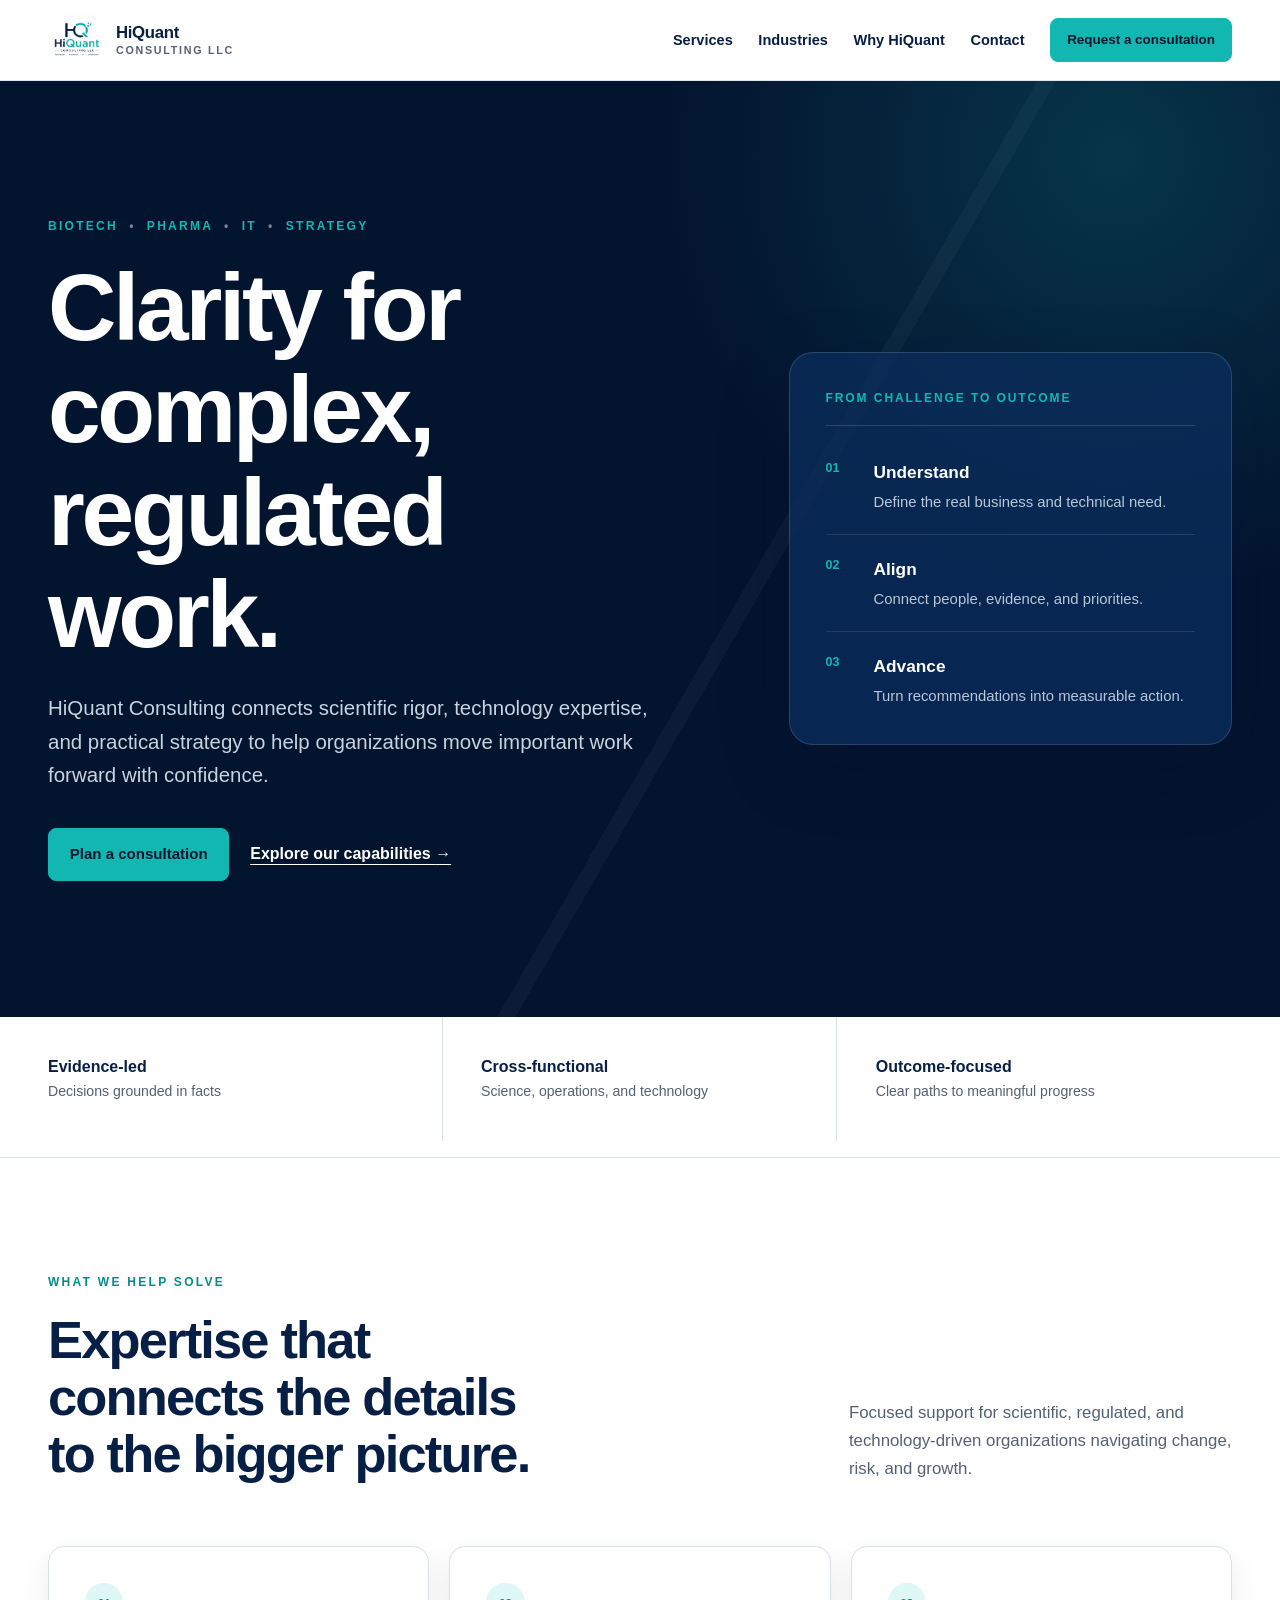
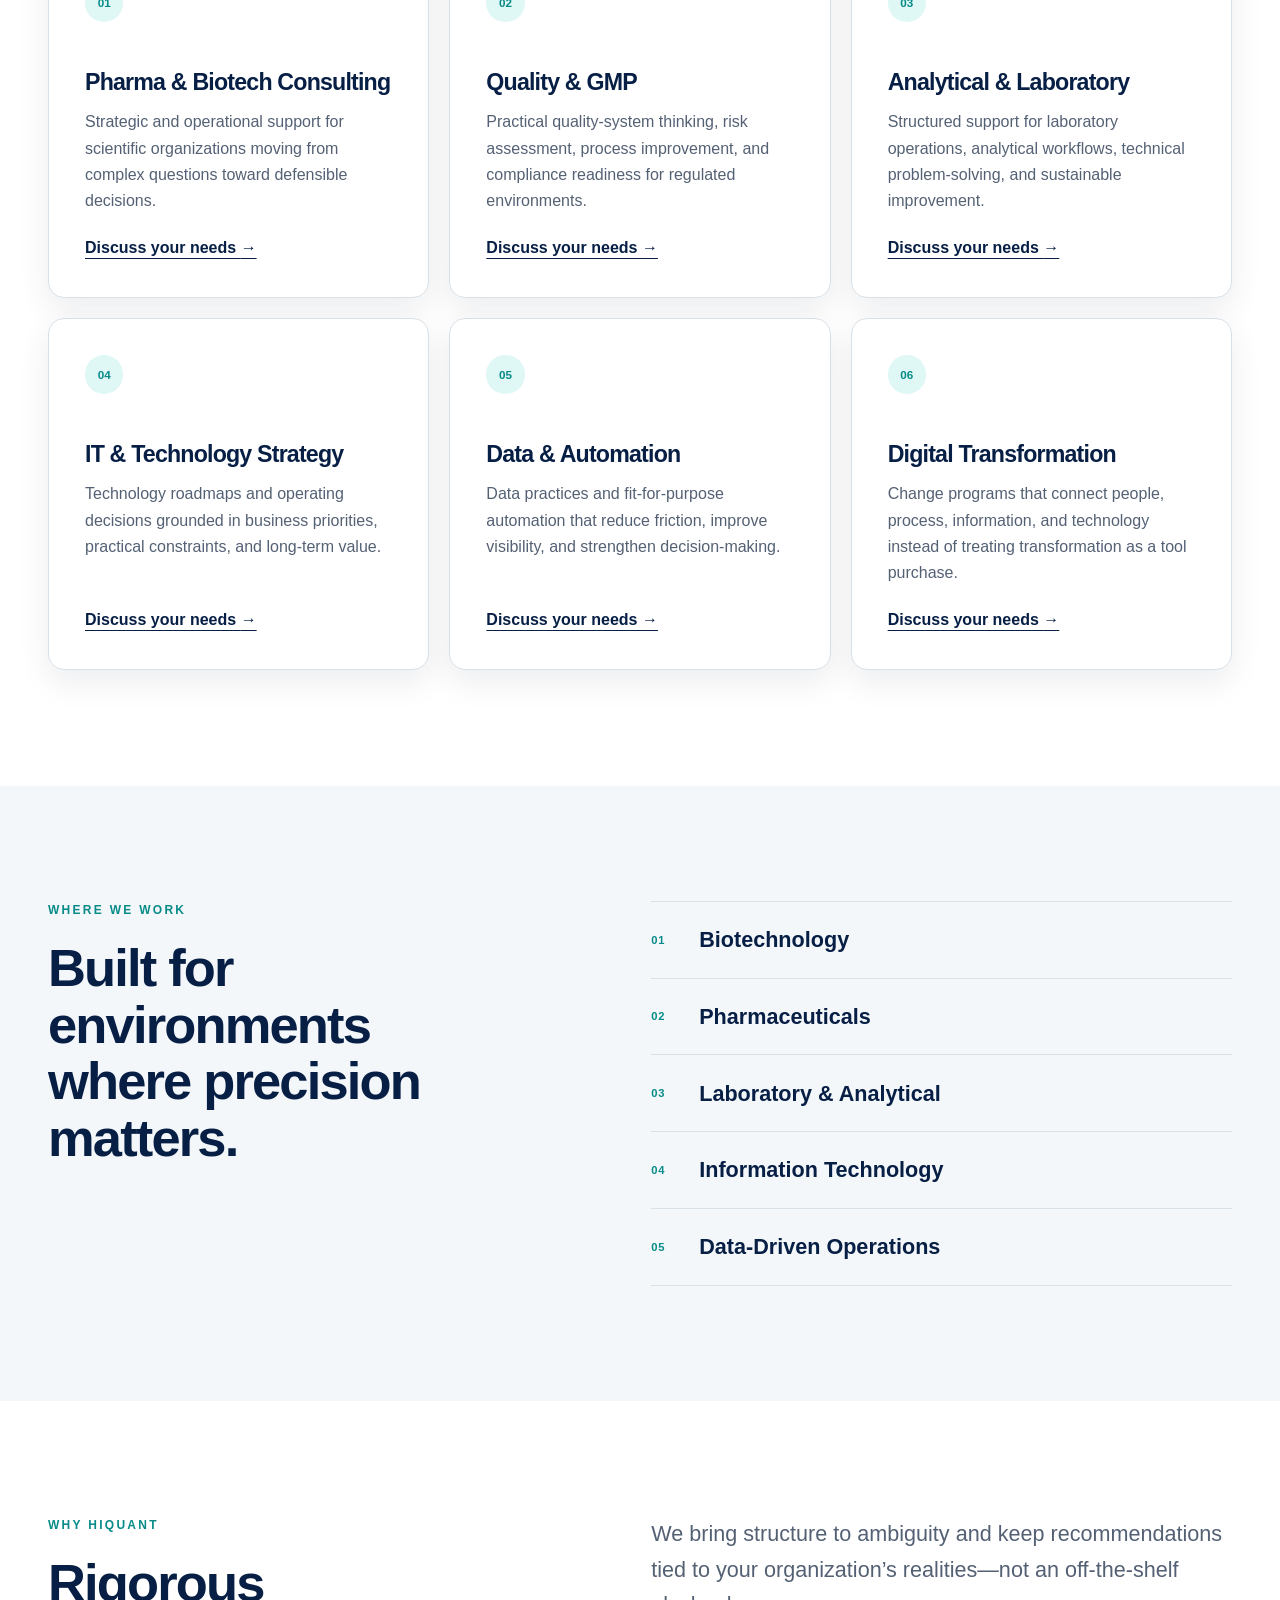
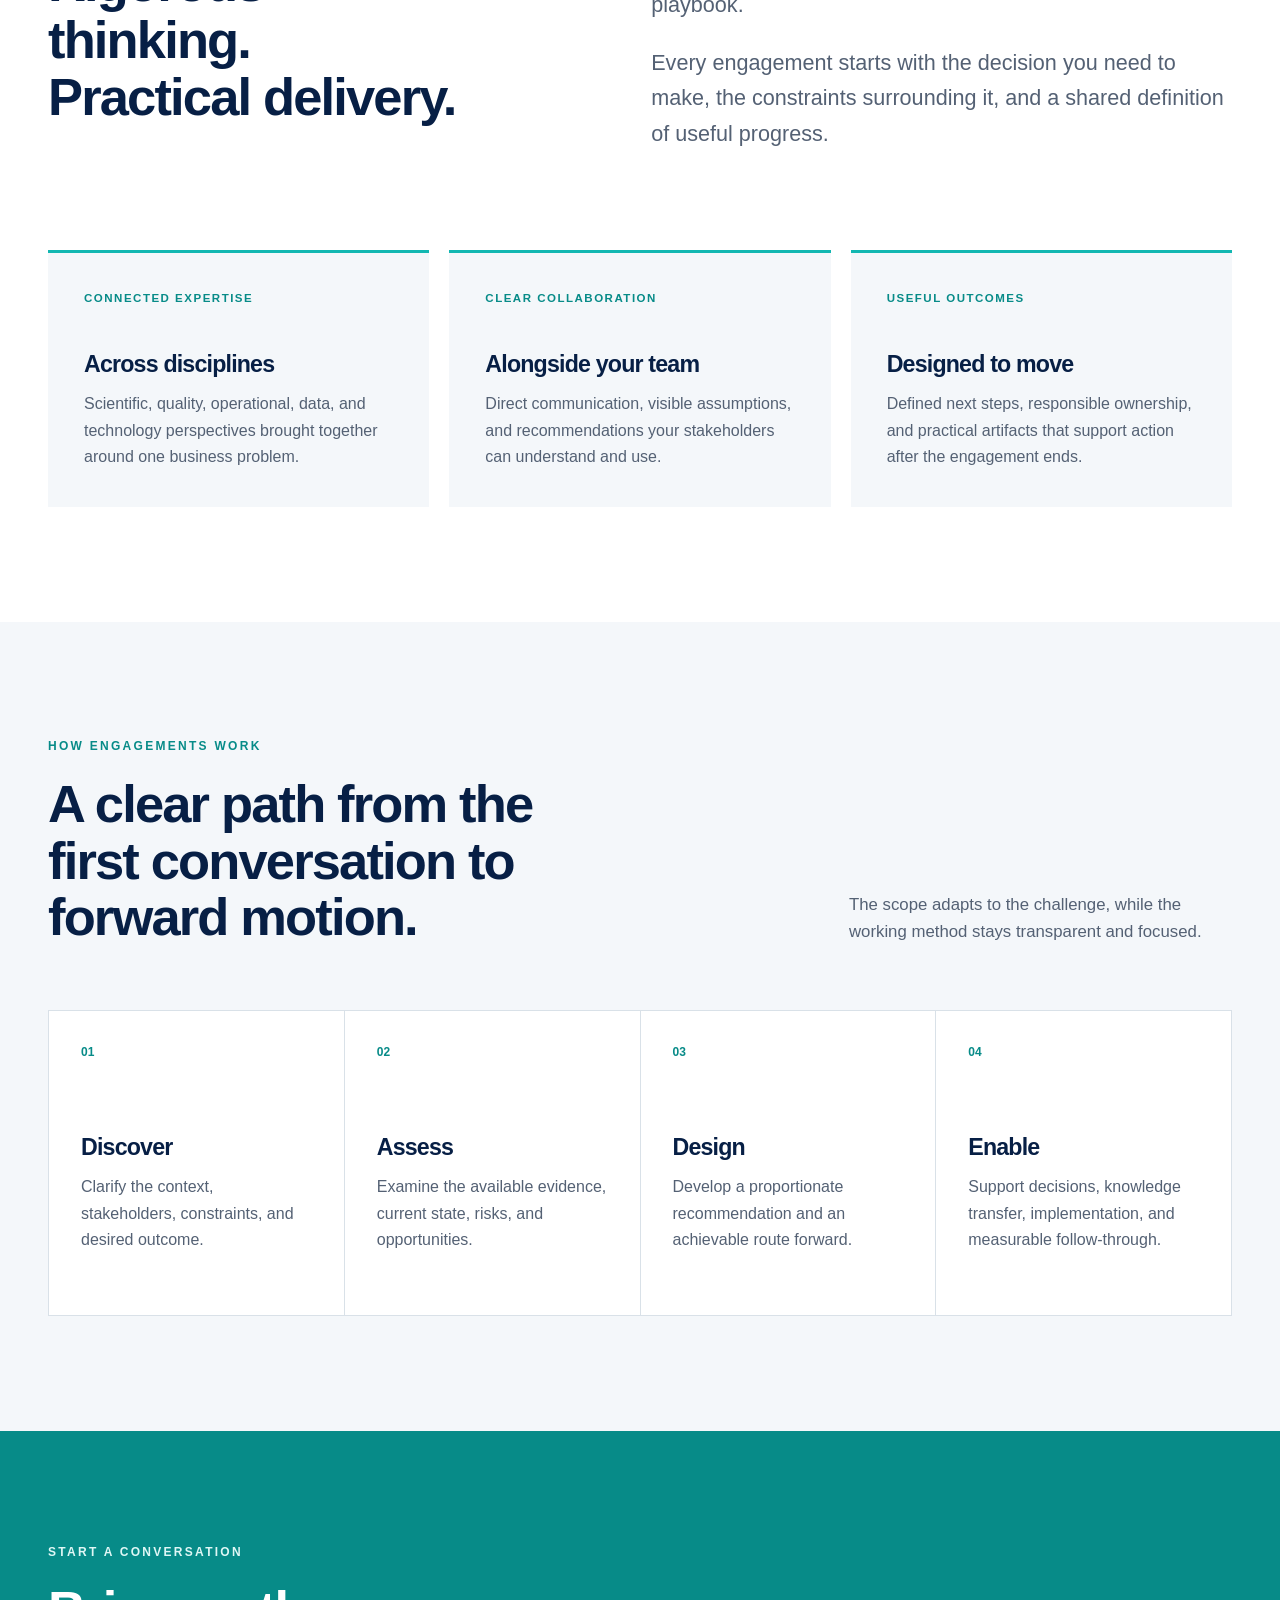
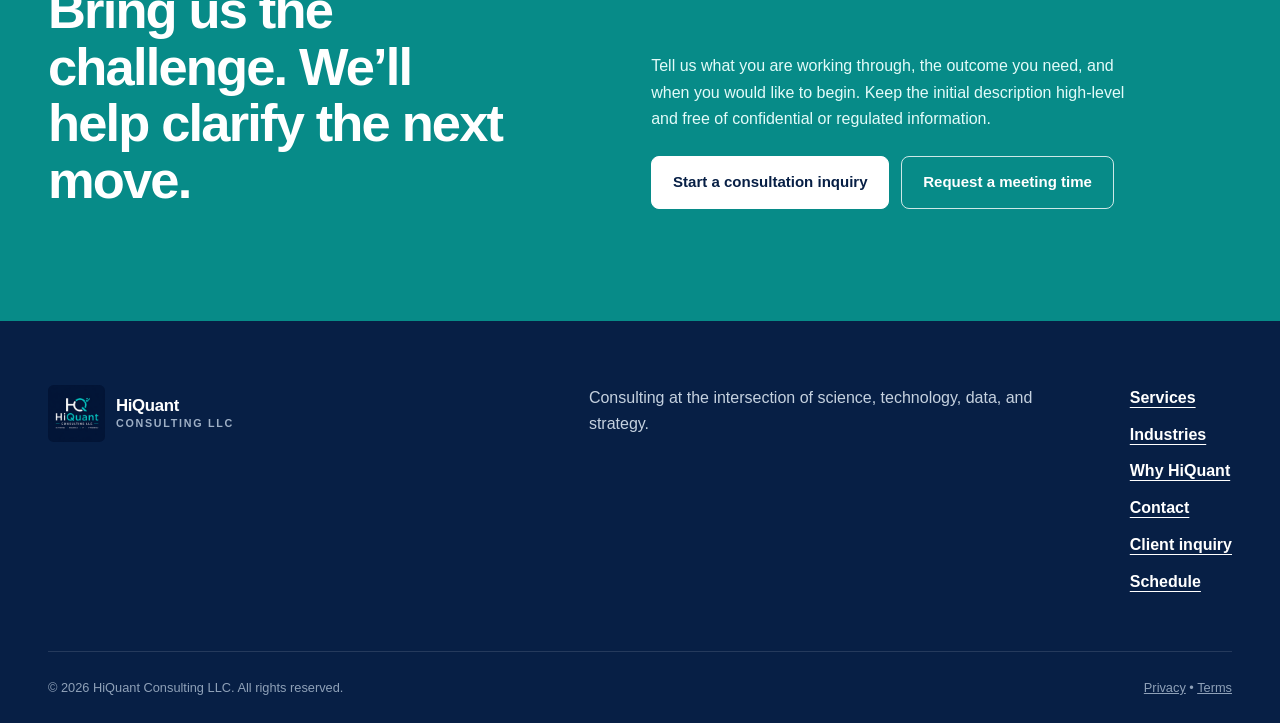
<file: index.html>
<!doctype html>
<html lang="en">
  <head>
    <meta charset="utf-8">
    <meta name="viewport" content="width=device-width, initial-scale=1">
    <meta name="referrer" content="strict-origin-when-cross-origin">
    <meta http-equiv="Content-Security-Policy" content="default-src 'self'; script-src 'self' https://cdn.jsdelivr.net; style-src 'self'; img-src 'self' data:; connect-src 'self' https://ejebnweeimuhnuouzvcr.supabase.co wss://ejebnweeimuhnuouzvcr.supabase.co; font-src 'self'; object-src 'none'; base-uri 'self'; form-action 'self'">
    <meta name="description" content="HiQuant Consulting helps biotech, pharmaceutical, and technology organizations turn complex challenges into practical, measurable progress.">
    <meta name="theme-color" content="#071f45">
    <link rel="canonical" href="https://hiquant.co/">
    <meta property="og:type" content="website">
    <meta property="og:site_name" content="HiQuant Consulting LLC">
    <meta property="og:title" content="Clarity for complex, regulated work | HiQuant Consulting">
    <meta property="og:description" content="HiQuant Consulting helps biotech, pharmaceutical, and technology organizations turn complex challenges into practical, measurable progress.">
    <meta property="og:url" content="https://hiquant.co/">
    <meta property="og:image" content="https://hiquant.co/assets/images/og-hiquant.png">
    <meta property="og:image:alt" content="HiQuant Consulting LLC — Clarity for complex, regulated work.">
    <meta name="twitter:card" content="summary_large_image">
    <meta name="twitter:title" content="Clarity for complex, regulated work | HiQuant Consulting">
    <meta name="twitter:description" content="Consulting at the intersection of science, technology, data, and strategy.">
    <meta name="twitter:image" content="https://hiquant.co/assets/images/og-hiquant.png">
    <title>HiQuant Consulting LLC | Biotech, Pharma, IT &amp; Strategy</title>
    <link rel="icon" type="image/png" href="assets/logo/logo_white_bg.png">
    <link rel="stylesheet" href="css/main.css">
    <script src="js/main.js" defer></script>
  </head>
  <body>
    <a class="skip-link" href="#main-content">Skip to main content</a>

    <header class="site-header" data-site-header>
      <div class="container header-inner">
        <a class="brand" href="index.html" aria-label="HiQuant Consulting home">
          <img class="brand-logo" src="assets/logo/logo_white_bg.png" alt="" width="1254" height="1254">
          <span class="brand-name">
            <strong>HiQuant</strong>
            <span>Consulting LLC</span>
          </span>
        </a>

        <button class="nav-toggle" type="button" aria-expanded="false" aria-controls="primary-navigation">
          <span class="sr-only">Open navigation menu</span>
          <span aria-hidden="true"></span>
          <span aria-hidden="true"></span>
          <span aria-hidden="true"></span>
        </button>

        <nav class="primary-nav" id="primary-navigation" aria-label="Primary navigation">
          <a href="#services">Services</a>
          <a href="#industries">Industries</a>
          <a href="#why">Why HiQuant</a>
          <a href="#contact">Contact</a>
          <a class="button button-small" href="intake.html">Request a consultation</a>
        </nav>
      </div>
    </header>

    <main id="main-content">
      <section class="hero section-dark" aria-labelledby="hero-title">
        <div class="hero-grid container">
          <div class="hero-content">
            <p class="eyebrow">Biotech <span aria-hidden="true">•</span> Pharma <span aria-hidden="true">•</span> IT <span aria-hidden="true">•</span> Strategy</p>
            <h1 id="hero-title">Clarity for complex, regulated work.</h1>
            <p class="hero-summary">HiQuant Consulting connects scientific rigor, technology expertise, and practical strategy to help organizations move important work forward with confidence.</p>
            <div class="button-group">
              <a class="button" href="intake.html">Plan a consultation</a>
              <a class="text-link" href="#services">Explore our capabilities <span aria-hidden="true">→</span></a>
            </div>
          </div>

          <aside class="hero-panel" aria-label="HiQuant consulting focus">
            <p class="panel-label">From challenge to outcome</p>
            <ol class="outcome-path">
              <li>
                <span class="path-number">01</span>
                <div><strong>Understand</strong><span>Define the real business and technical need.</span></div>
              </li>
              <li>
                <span class="path-number">02</span>
                <div><strong>Align</strong><span>Connect people, evidence, and priorities.</span></div>
              </li>
              <li>
                <span class="path-number">03</span>
                <div><strong>Advance</strong><span>Turn recommendations into measurable action.</span></div>
              </li>
            </ol>
          </aside>
        </div>
      </section>

      <section class="trust-strip" aria-label="Core consulting principles">
        <div class="container trust-grid">
          <p><strong>Evidence-led</strong><span>Decisions grounded in facts</span></p>
          <p><strong>Cross-functional</strong><span>Science, operations, and technology</span></p>
          <p><strong>Outcome-focused</strong><span>Clear paths to meaningful progress</span></p>
        </div>
      </section>

      <section class="section" id="services" aria-labelledby="services-title">
        <div class="container">
          <div class="section-heading">
            <div>
              <p class="eyebrow eyebrow-dark">What we help solve</p>
              <h2 id="services-title">Expertise that connects the details to the bigger picture.</h2>
            </div>
            <p>Focused support for scientific, regulated, and technology-driven organizations navigating change, risk, and growth.</p>
          </div>

          <div class="card-grid">
            <article class="service-card">
              <span class="card-index">01</span>
              <h3>Pharma &amp; Biotech Consulting</h3>
              <p>Strategic and operational support for scientific organizations moving from complex questions toward defensible decisions.</p>
              <a href="#contact" aria-label="Discuss pharmaceutical and biotechnology consulting">Discuss your needs <span aria-hidden="true">→</span></a>
            </article>
            <article class="service-card">
              <span class="card-index">02</span>
              <h3>Quality &amp; GMP</h3>
              <p>Practical quality-system thinking, risk assessment, process improvement, and compliance readiness for regulated environments.</p>
              <a href="#contact" aria-label="Discuss quality and GMP consulting">Discuss your needs <span aria-hidden="true">→</span></a>
            </article>
            <article class="service-card">
              <span class="card-index">03</span>
              <h3>Analytical &amp; Laboratory</h3>
              <p>Structured support for laboratory operations, analytical workflows, technical problem-solving, and sustainable improvement.</p>
              <a href="#contact" aria-label="Discuss analytical and laboratory consulting">Discuss your needs <span aria-hidden="true">→</span></a>
            </article>
            <article class="service-card">
              <span class="card-index">04</span>
              <h3>IT &amp; Technology Strategy</h3>
              <p>Technology roadmaps and operating decisions grounded in business priorities, practical constraints, and long-term value.</p>
              <a href="#contact" aria-label="Discuss IT and technology strategy consulting">Discuss your needs <span aria-hidden="true">→</span></a>
            </article>
            <article class="service-card">
              <span class="card-index">05</span>
              <h3>Data &amp; Automation</h3>
              <p>Data practices and fit-for-purpose automation that reduce friction, improve visibility, and strengthen decision-making.</p>
              <a href="#contact" aria-label="Discuss data and automation consulting">Discuss your needs <span aria-hidden="true">→</span></a>
            </article>
            <article class="service-card">
              <span class="card-index">06</span>
              <h3>Digital Transformation</h3>
              <p>Change programs that connect people, process, information, and technology instead of treating transformation as a tool purchase.</p>
              <a href="#contact" aria-label="Discuss digital transformation consulting">Discuss your needs <span aria-hidden="true">→</span></a>
            </article>
          </div>
        </div>
      </section>

      <section class="section section-tint" id="industries" aria-labelledby="industries-title">
        <div class="container split-layout">
          <div>
            <p class="eyebrow eyebrow-dark">Where we work</p>
            <h2 id="industries-title">Built for environments where precision matters.</h2>
          </div>
          <div class="industry-list" role="list">
            <p role="listitem"><span>01</span>Biotechnology</p>
            <p role="listitem"><span>02</span>Pharmaceuticals</p>
            <p role="listitem"><span>03</span>Laboratory &amp; Analytical</p>
            <p role="listitem"><span>04</span>Information Technology</p>
            <p role="listitem"><span>05</span>Data-Driven Operations</p>
          </div>
        </div>
      </section>

      <section class="section" id="why" aria-labelledby="why-title">
        <div class="container approach-grid">
          <div>
            <p class="eyebrow eyebrow-dark">Why HiQuant</p>
            <h2 id="why-title">Rigorous thinking. Practical delivery.</h2>
          </div>
          <div class="prose-large">
            <p>We bring structure to ambiguity and keep recommendations tied to your organization’s realities—not an off-the-shelf playbook.</p>
            <p>Every engagement starts with the decision you need to make, the constraints surrounding it, and a shared definition of useful progress.</p>
          </div>
        </div>
        <div class="container why-grid">
          <article class="proof-card">
            <p class="proof-kicker">Connected expertise</p>
            <h3>Across disciplines</h3>
            <p>Scientific, quality, operational, data, and technology perspectives brought together around one business problem.</p>
          </article>
          <article class="proof-card">
            <p class="proof-kicker">Clear collaboration</p>
            <h3>Alongside your team</h3>
            <p>Direct communication, visible assumptions, and recommendations your stakeholders can understand and use.</p>
          </article>
          <article class="proof-card">
            <p class="proof-kicker">Useful outcomes</p>
            <h3>Designed to move</h3>
            <p>Defined next steps, responsible ownership, and practical artifacts that support action after the engagement ends.</p>
          </article>
        </div>
      </section>

      <section class="section section-tint" id="approach" aria-labelledby="approach-title">
        <div class="container section-heading">
          <div>
            <p class="eyebrow eyebrow-dark">How engagements work</p>
            <h2 id="approach-title">A clear path from the first conversation to forward motion.</h2>
          </div>
          <p>The scope adapts to the challenge, while the working method stays transparent and focused.</p>
        </div>
        <ol class="container process-grid">
          <li class="process-step">
            <span>01</span>
            <h3>Discover</h3>
            <p>Clarify the context, stakeholders, constraints, and desired outcome.</p>
          </li>
          <li class="process-step">
            <span>02</span>
            <h3>Assess</h3>
            <p>Examine the available evidence, current state, risks, and opportunities.</p>
          </li>
          <li class="process-step">
            <span>03</span>
            <h3>Design</h3>
            <p>Develop a proportionate recommendation and an achievable route forward.</p>
          </li>
          <li class="process-step">
            <span>04</span>
            <h3>Enable</h3>
            <p>Support decisions, knowledge transfer, implementation, and measurable follow-through.</p>
          </li>
        </ol>
      </section>

      <section class="contact-band" id="contact" aria-labelledby="contact-title">
        <div class="container contact-grid">
          <div>
            <p class="eyebrow">Start a conversation</p>
            <h2 id="contact-title">Bring us the challenge. We’ll help clarify the next move.</h2>
          </div>
          <div class="contact-action">
            <p>Tell us what you are working through, the outcome you need, and when you would like to begin. Keep the initial description high-level and free of confidential or regulated information.</p>
            <div class="contact-buttons">
              <a class="button button-light" href="intake.html">Start a consultation inquiry</a>
              <a class="button button-outline-light" href="schedule.html">Request a meeting time</a>
            </div>
          </div>
        </div>
      </section>
    </main>

    <footer class="site-footer">
      <div class="container footer-main">
        <a class="brand brand-footer" href="index.html" aria-label="HiQuant Consulting home">
          <img class="brand-logo" src="assets/logo/log_color2_bg.png" alt="" width="1254" height="1254">
          <span class="brand-name"><strong>HiQuant</strong><span>Consulting LLC</span></span>
        </a>
        <p>Consulting at the intersection of science, technology, data, and strategy.</p>
        <nav aria-label="Footer navigation">
          <a href="#services">Services</a>
          <a href="#industries">Industries</a>
          <a href="#why">Why HiQuant</a>
          <a href="#contact">Contact</a>
          <a href="intake.html">Client inquiry</a>
          <a href="schedule.html">Schedule</a>
        </nav>
      </div>
      <div class="container footer-legal">
        <p>&copy; <span data-current-year>2026</span> HiQuant Consulting LLC. All rights reserved.</p>
        <p><a href="privacy.html">Privacy</a> <span aria-hidden="true">•</span> <a href="terms.html">Terms</a></p>
      </div>
    </footer>
  </body>
</html>
</file>
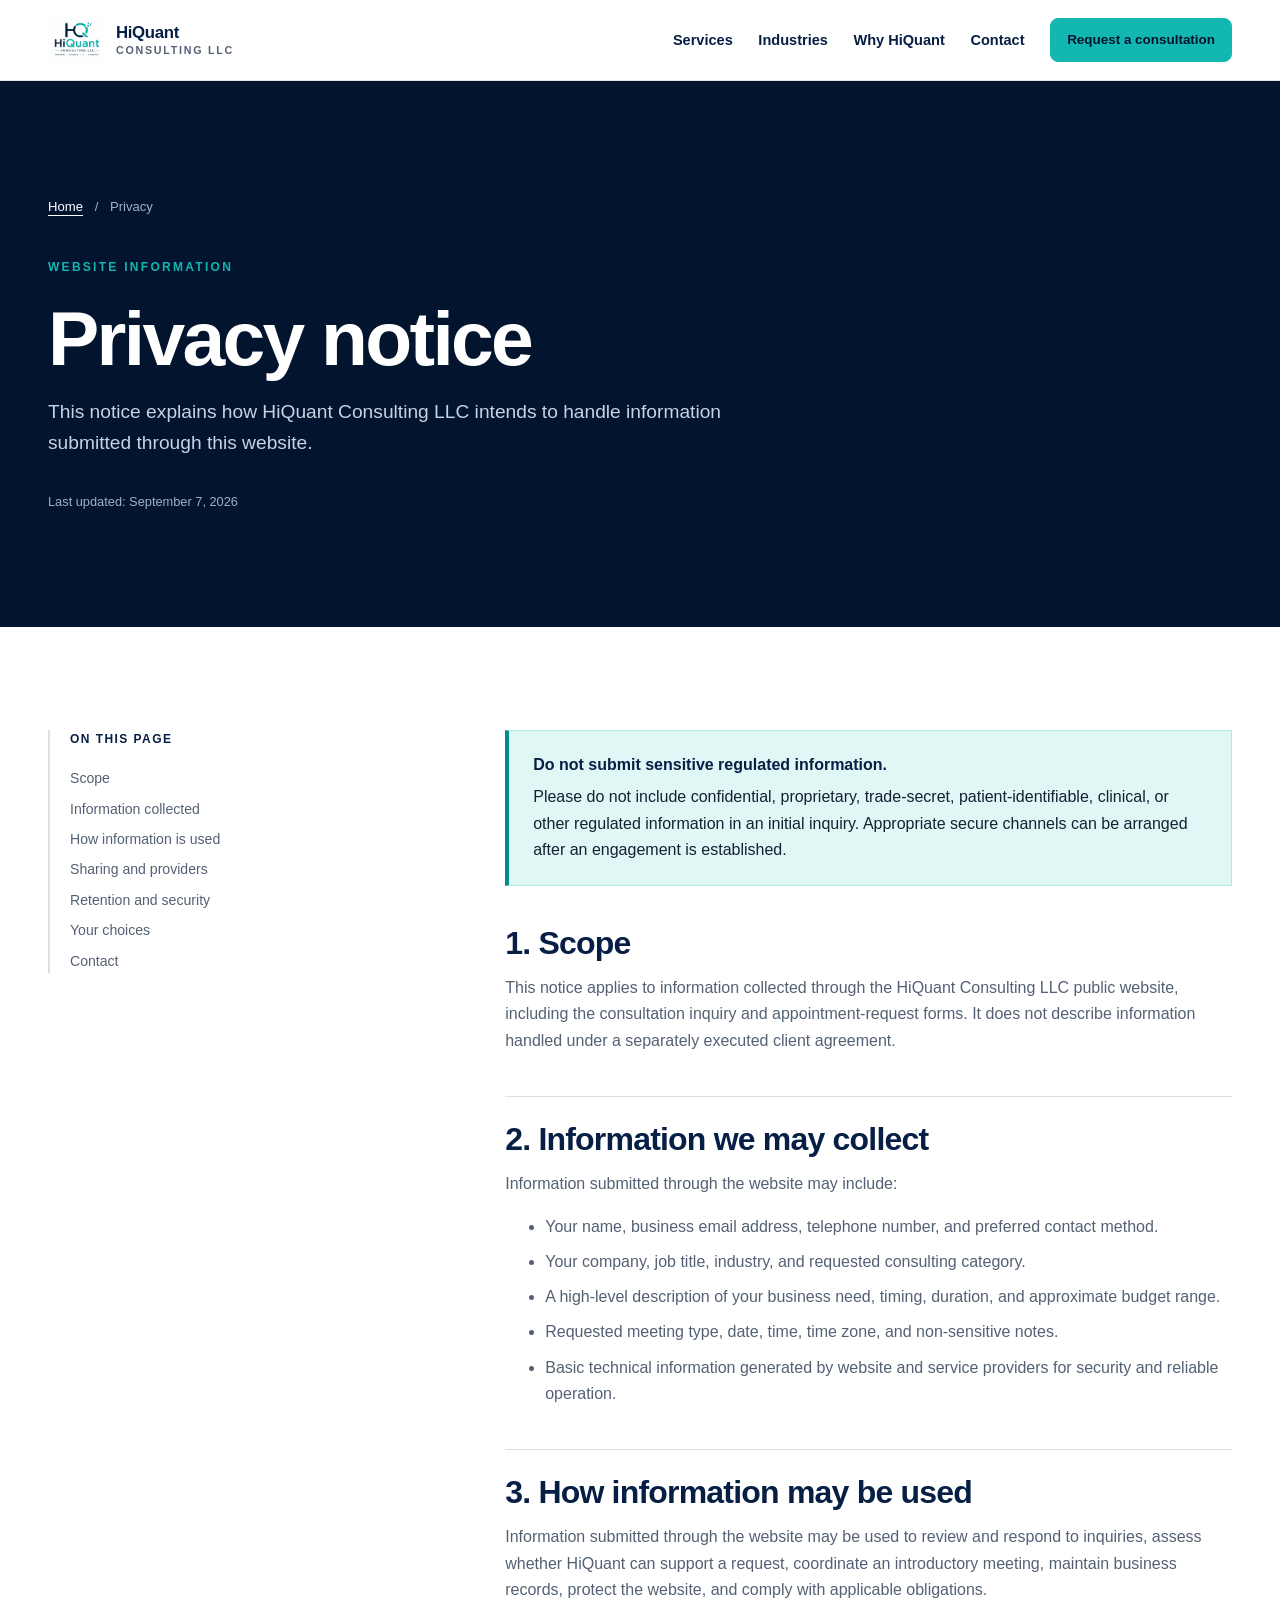
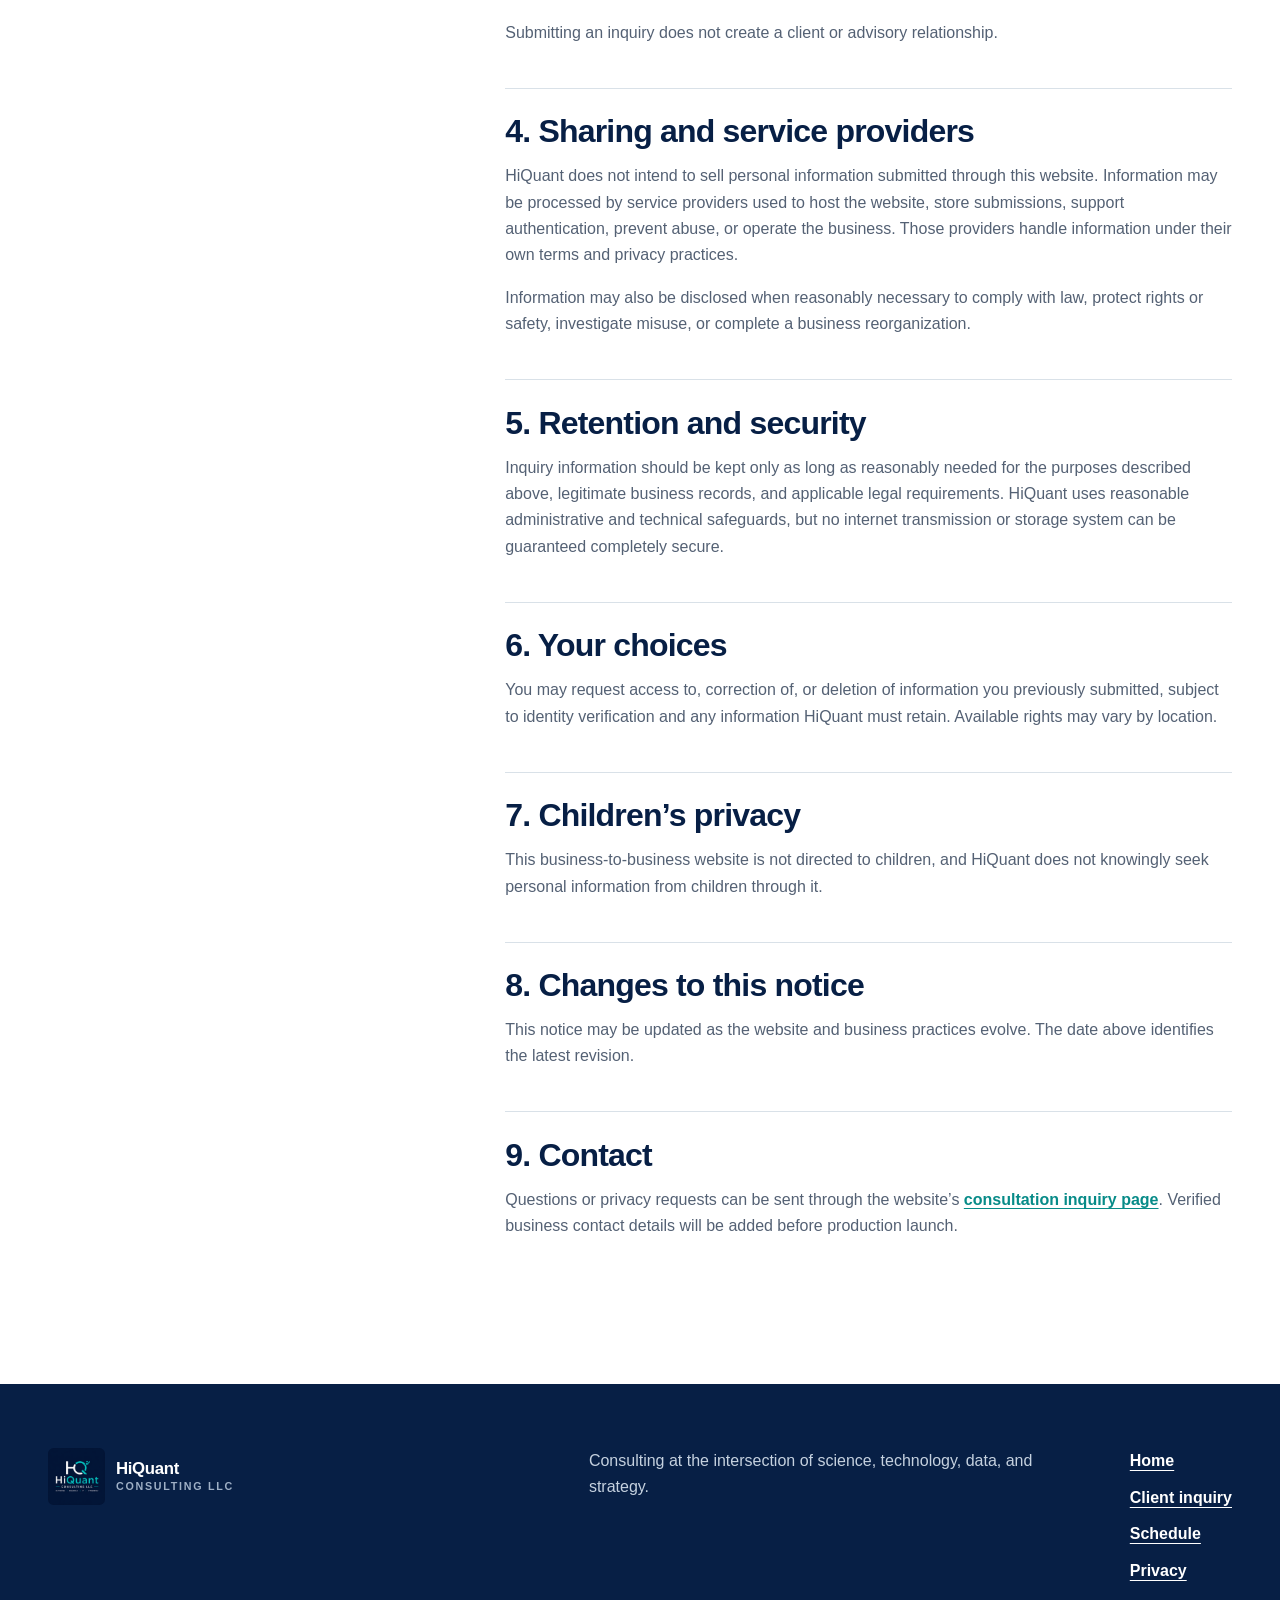
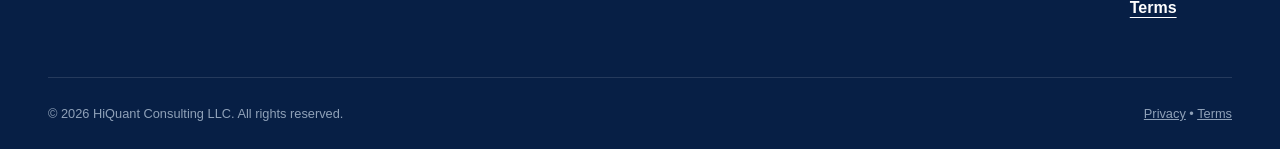
<file: privacy.html>
<!doctype html>
<html lang="en">
  <head>
    <meta charset="utf-8">
    <meta name="viewport" content="width=device-width, initial-scale=1">
    <meta name="referrer" content="strict-origin-when-cross-origin">
    <meta http-equiv="Content-Security-Policy" content="default-src 'self'; script-src 'self' https://cdn.jsdelivr.net; style-src 'self'; img-src 'self' data:; connect-src 'self' https://ejebnweeimuhnuouzvcr.supabase.co wss://ejebnweeimuhnuouzvcr.supabase.co; font-src 'self'; object-src 'none'; base-uri 'self'; form-action 'self'">
    <meta name="description" content="Learn how HiQuant Consulting LLC handles information submitted through its website.">
    <meta name="theme-color" content="#071f45">
    <link rel="canonical" href="https://hiquant.co/privacy.html">
    <title>Privacy Notice | HiQuant Consulting LLC</title>
    <link rel="icon" type="image/png" href="assets/logo/logo_white_bg.png">
    <link rel="stylesheet" href="css/main.css">
    <script src="js/main.js" defer></script>
  </head>
  <body>
    <a class="skip-link" href="#main-content">Skip to main content</a>
    <header class="site-header">
      <div class="container header-inner">
        <a class="brand" href="index.html" aria-label="HiQuant Consulting home">
          <img class="brand-logo" src="assets/logo/logo_white_bg.png" alt="" width="1254" height="1254">
          <span class="brand-name"><strong>HiQuant</strong><span>Consulting LLC</span></span>
        </a>
        <button class="nav-toggle" type="button" aria-expanded="false" aria-controls="primary-navigation">
          <span class="sr-only">Open navigation menu</span><span aria-hidden="true"></span><span aria-hidden="true"></span><span aria-hidden="true"></span>
        </button>
        <nav class="primary-nav" id="primary-navigation" aria-label="Primary navigation">
          <a href="index.html#services">Services</a>
          <a href="index.html#industries">Industries</a>
          <a href="index.html#why">Why HiQuant</a>
          <a href="index.html#contact">Contact</a>
          <a class="button button-small" href="intake.html">Request a consultation</a>
        </nav>
      </div>
    </header>

    <main id="main-content">
      <header class="page-hero">
        <div class="container legal-hero-inner">
          <p class="breadcrumb"><a href="index.html">Home</a> <span aria-hidden="true">/</span> Privacy</p>
          <p class="eyebrow">Website information</p>
          <h1>Privacy notice</h1>
          <p>This notice explains how HiQuant Consulting LLC intends to handle information submitted through this website.</p>
          <p class="page-meta">Last updated: September 7, 2026</p>
        </div>
      </header>

      <div class="container legal-layout">
        <aside class="legal-nav" aria-label="Privacy notice sections">
          <p>On this page</p>
          <a href="#scope">Scope</a>
          <a href="#information">Information collected</a>
          <a href="#use">How information is used</a>
          <a href="#sharing">Sharing and providers</a>
          <a href="#retention">Retention and security</a>
          <a href="#choices">Your choices</a>
          <a href="#contact-privacy">Contact</a>
        </aside>

        <article class="legal-content">
          <div class="notice-box">
            <strong>Do not submit sensitive regulated information.</strong>
            <p>Please do not include confidential, proprietary, trade-secret, patient-identifiable, clinical, or other regulated information in an initial inquiry. Appropriate secure channels can be arranged after an engagement is established.</p>
          </div>

          <section id="scope">
            <h2>1. Scope</h2>
            <p>This notice applies to information collected through the HiQuant Consulting LLC public website, including the consultation inquiry and appointment-request forms. It does not describe information handled under a separately executed client agreement.</p>
          </section>

          <section id="information">
            <h2>2. Information we may collect</h2>
            <p>Information submitted through the website may include:</p>
            <ul>
              <li>Your name, business email address, telephone number, and preferred contact method.</li>
              <li>Your company, job title, industry, and requested consulting category.</li>
              <li>A high-level description of your business need, timing, duration, and approximate budget range.</li>
              <li>Requested meeting type, date, time, time zone, and non-sensitive notes.</li>
              <li>Basic technical information generated by website and service providers for security and reliable operation.</li>
            </ul>
          </section>

          <section id="use">
            <h2>3. How information may be used</h2>
            <p>Information submitted through the website may be used to review and respond to inquiries, assess whether HiQuant can support a request, coordinate an introductory meeting, maintain business records, protect the website, and comply with applicable obligations.</p>
            <p>Submitting an inquiry does not create a client or advisory relationship.</p>
          </section>

          <section id="sharing">
            <h2>4. Sharing and service providers</h2>
            <p>HiQuant does not intend to sell personal information submitted through this website. Information may be processed by service providers used to host the website, store submissions, support authentication, prevent abuse, or operate the business. Those providers handle information under their own terms and privacy practices.</p>
            <p>Information may also be disclosed when reasonably necessary to comply with law, protect rights or safety, investigate misuse, or complete a business reorganization.</p>
          </section>

          <section id="retention">
            <h2>5. Retention and security</h2>
            <p>Inquiry information should be kept only as long as reasonably needed for the purposes described above, legitimate business records, and applicable legal requirements. HiQuant uses reasonable administrative and technical safeguards, but no internet transmission or storage system can be guaranteed completely secure.</p>
          </section>

          <section id="choices">
            <h2>6. Your choices</h2>
            <p>You may request access to, correction of, or deletion of information you previously submitted, subject to identity verification and any information HiQuant must retain. Available rights may vary by location.</p>
          </section>

          <section>
            <h2>7. Children’s privacy</h2>
            <p>This business-to-business website is not directed to children, and HiQuant does not knowingly seek personal information from children through it.</p>
          </section>

          <section>
            <h2>8. Changes to this notice</h2>
            <p>This notice may be updated as the website and business practices evolve. The date above identifies the latest revision.</p>
          </section>

          <section id="contact-privacy">
            <h2>9. Contact</h2>
            <p>Questions or privacy requests can be sent through the website’s <a href="intake.html">consultation inquiry page</a>. Verified business contact details will be added before production launch.</p>
          </section>
        </article>
      </div>
    </main>

    <footer class="site-footer">
      <div class="container footer-main">
        <a class="brand brand-footer" href="index.html" aria-label="HiQuant Consulting home">
          <img class="brand-logo" src="assets/logo/log_color2_bg.png" alt="" width="1254" height="1254">
          <span class="brand-name"><strong>HiQuant</strong><span>Consulting LLC</span></span>
        </a>
        <p>Consulting at the intersection of science, technology, data, and strategy.</p>
        <nav aria-label="Footer navigation"><a href="index.html">Home</a><a href="intake.html">Client inquiry</a><a href="schedule.html">Schedule</a><a href="privacy.html" aria-current="page">Privacy</a><a href="terms.html">Terms</a></nav>
      </div>
      <div class="container footer-legal">
        <p>&copy; <span data-current-year>2026</span> HiQuant Consulting LLC. All rights reserved.</p>
        <p><a href="privacy.html">Privacy</a> <span aria-hidden="true">•</span> <a href="terms.html">Terms</a></p>
      </div>
    </footer>
  </body>
</html>
</file>
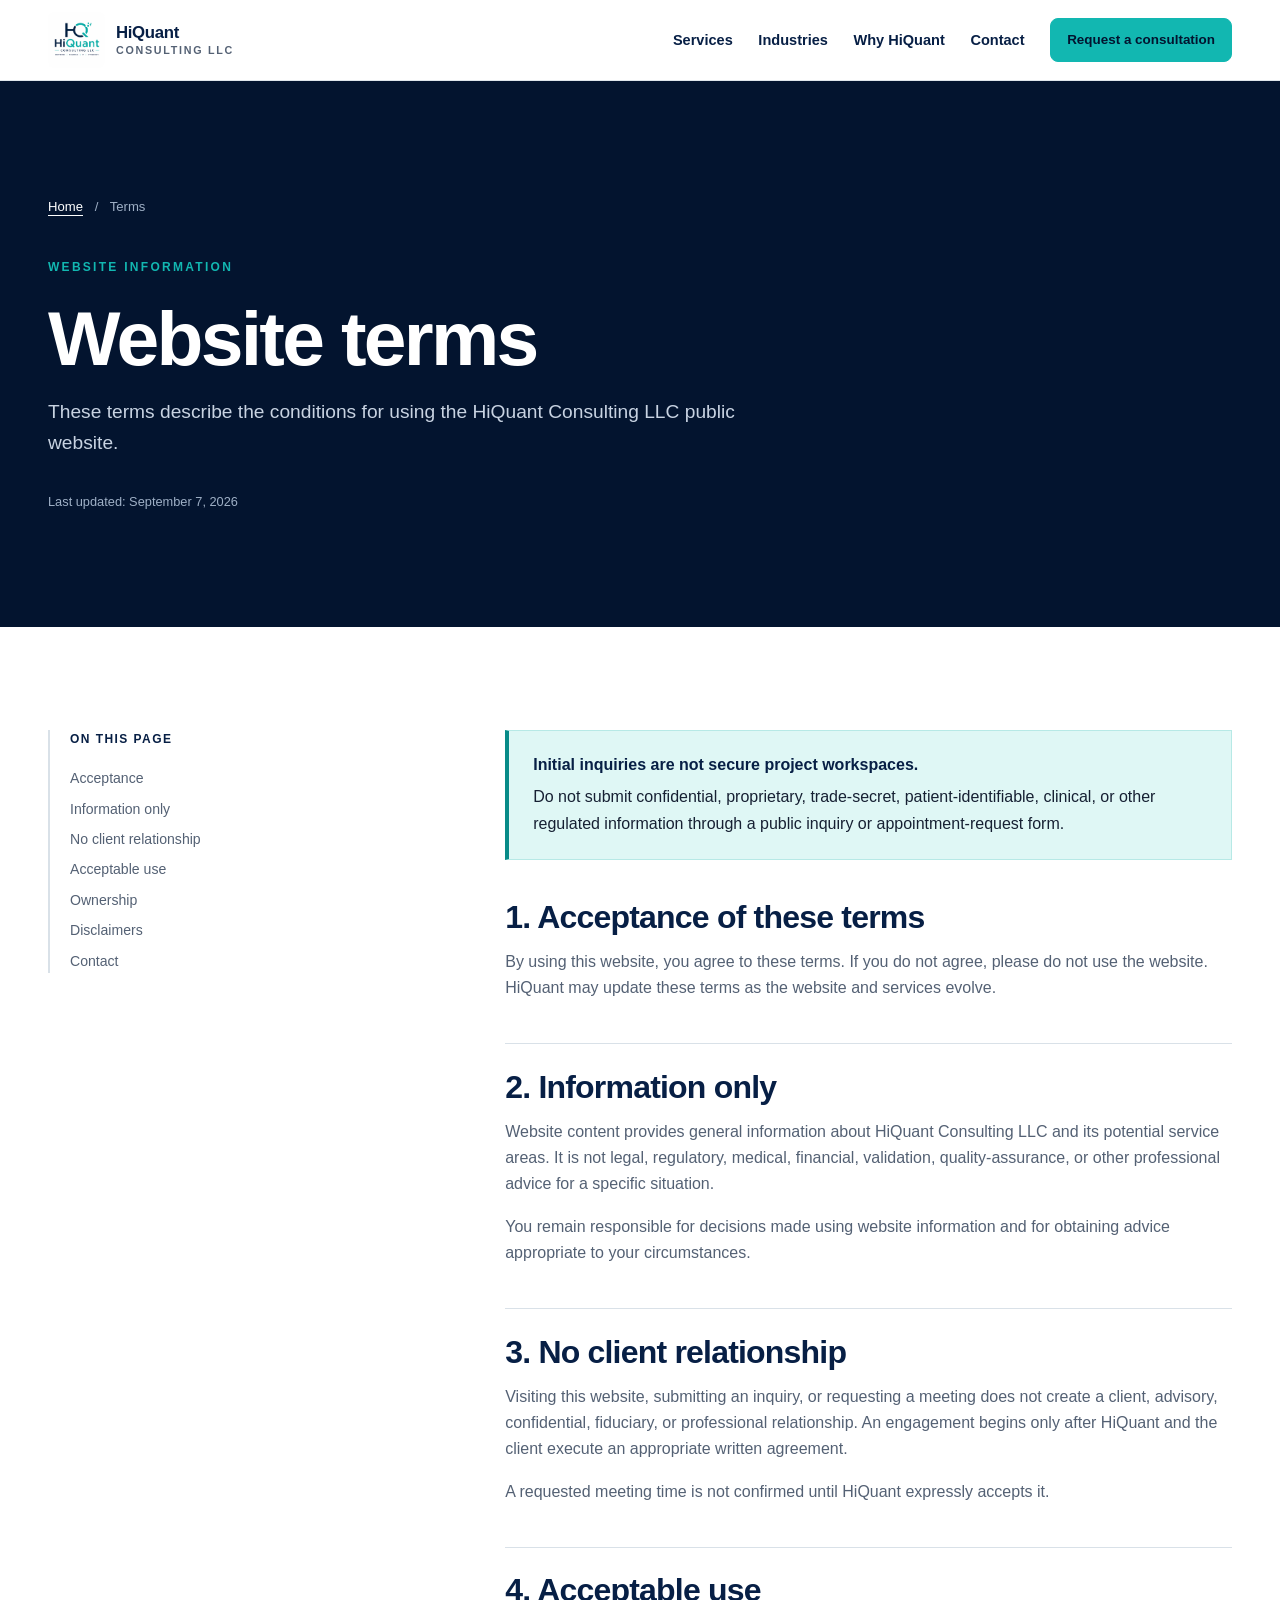
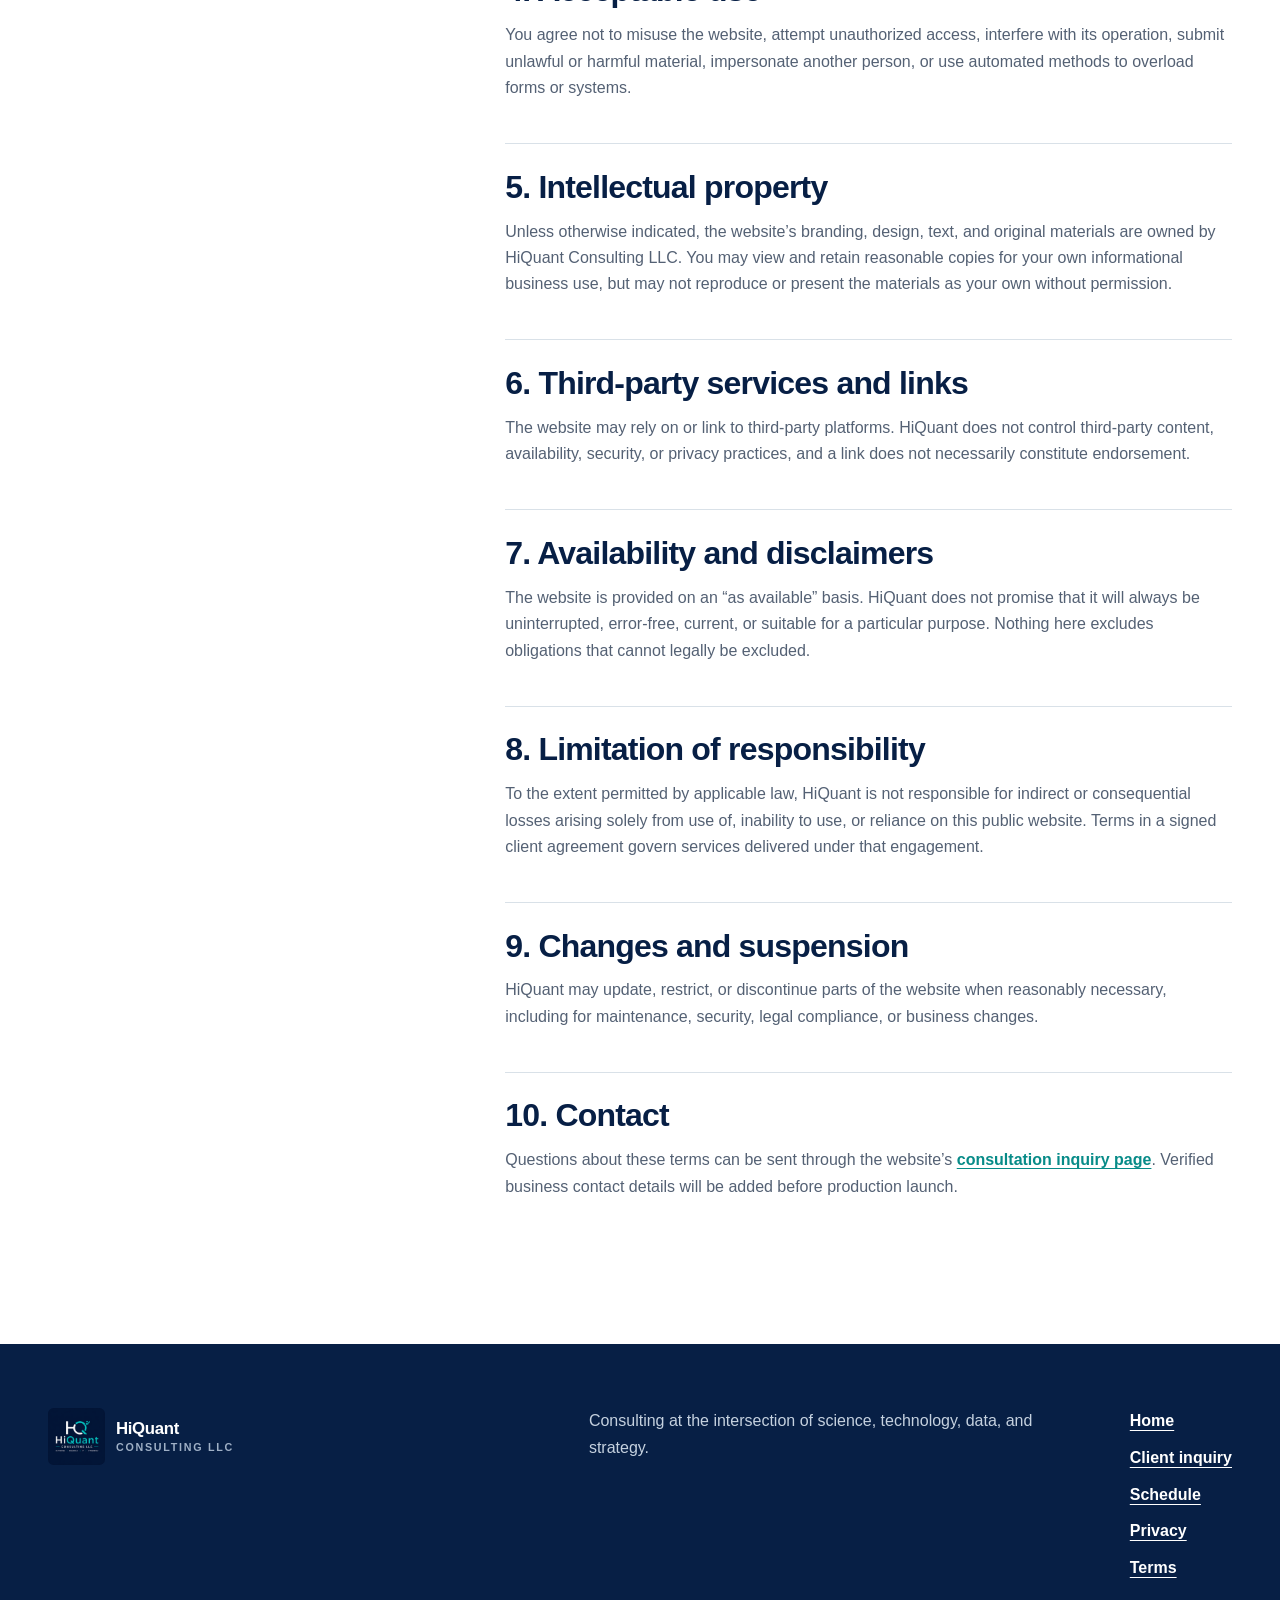
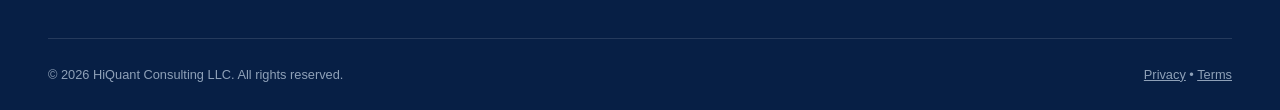
<file: terms.html>
<!doctype html>
<html lang="en">
  <head>
    <meta charset="utf-8">
    <meta name="viewport" content="width=device-width, initial-scale=1">
    <meta name="referrer" content="strict-origin-when-cross-origin">
    <meta http-equiv="Content-Security-Policy" content="default-src 'self'; script-src 'self' https://cdn.jsdelivr.net; style-src 'self'; img-src 'self' data:; connect-src 'self' https://ejebnweeimuhnuouzvcr.supabase.co wss://ejebnweeimuhnuouzvcr.supabase.co; font-src 'self'; object-src 'none'; base-uri 'self'; form-action 'self'">
    <meta name="description" content="Terms governing use of the HiQuant Consulting LLC public website.">
    <meta name="theme-color" content="#071f45">
    <link rel="canonical" href="https://hiquant.co/terms.html">
    <title>Website Terms | HiQuant Consulting LLC</title>
    <link rel="icon" type="image/png" href="assets/logo/logo_white_bg.png">
    <link rel="stylesheet" href="css/main.css">
    <script src="js/main.js" defer></script>
  </head>
  <body>
    <a class="skip-link" href="#main-content">Skip to main content</a>
    <header class="site-header">
      <div class="container header-inner">
        <a class="brand" href="index.html" aria-label="HiQuant Consulting home">
          <img class="brand-logo" src="assets/logo/logo_white_bg.png" alt="" width="1254" height="1254">
          <span class="brand-name"><strong>HiQuant</strong><span>Consulting LLC</span></span>
        </a>
        <button class="nav-toggle" type="button" aria-expanded="false" aria-controls="primary-navigation">
          <span class="sr-only">Open navigation menu</span><span aria-hidden="true"></span><span aria-hidden="true"></span><span aria-hidden="true"></span>
        </button>
        <nav class="primary-nav" id="primary-navigation" aria-label="Primary navigation">
          <a href="index.html#services">Services</a>
          <a href="index.html#industries">Industries</a>
          <a href="index.html#why">Why HiQuant</a>
          <a href="index.html#contact">Contact</a>
          <a class="button button-small" href="intake.html">Request a consultation</a>
        </nav>
      </div>
    </header>

    <main id="main-content">
      <header class="page-hero">
        <div class="container legal-hero-inner">
          <p class="breadcrumb"><a href="index.html">Home</a> <span aria-hidden="true">/</span> Terms</p>
          <p class="eyebrow">Website information</p>
          <h1>Website terms</h1>
          <p>These terms describe the conditions for using the HiQuant Consulting LLC public website.</p>
          <p class="page-meta">Last updated: September 7, 2026</p>
        </div>
      </header>

      <div class="container legal-layout">
        <aside class="legal-nav" aria-label="Website terms sections">
          <p>On this page</p>
          <a href="#acceptance">Acceptance</a>
          <a href="#information-only">Information only</a>
          <a href="#relationship">No client relationship</a>
          <a href="#acceptable-use">Acceptable use</a>
          <a href="#ownership">Ownership</a>
          <a href="#disclaimers">Disclaimers</a>
          <a href="#contact-terms">Contact</a>
        </aside>

        <article class="legal-content">
          <div class="notice-box">
            <strong>Initial inquiries are not secure project workspaces.</strong>
            <p>Do not submit confidential, proprietary, trade-secret, patient-identifiable, clinical, or other regulated information through a public inquiry or appointment-request form.</p>
          </div>

          <section id="acceptance">
            <h2>1. Acceptance of these terms</h2>
            <p>By using this website, you agree to these terms. If you do not agree, please do not use the website. HiQuant may update these terms as the website and services evolve.</p>
          </section>

          <section id="information-only">
            <h2>2. Information only</h2>
            <p>Website content provides general information about HiQuant Consulting LLC and its potential service areas. It is not legal, regulatory, medical, financial, validation, quality-assurance, or other professional advice for a specific situation.</p>
            <p>You remain responsible for decisions made using website information and for obtaining advice appropriate to your circumstances.</p>
          </section>

          <section id="relationship">
            <h2>3. No client relationship</h2>
            <p>Visiting this website, submitting an inquiry, or requesting a meeting does not create a client, advisory, confidential, fiduciary, or professional relationship. An engagement begins only after HiQuant and the client execute an appropriate written agreement.</p>
            <p>A requested meeting time is not confirmed until HiQuant expressly accepts it.</p>
          </section>

          <section id="acceptable-use">
            <h2>4. Acceptable use</h2>
            <p>You agree not to misuse the website, attempt unauthorized access, interfere with its operation, submit unlawful or harmful material, impersonate another person, or use automated methods to overload forms or systems.</p>
          </section>

          <section id="ownership">
            <h2>5. Intellectual property</h2>
            <p>Unless otherwise indicated, the website’s branding, design, text, and original materials are owned by HiQuant Consulting LLC. You may view and retain reasonable copies for your own informational business use, but may not reproduce or present the materials as your own without permission.</p>
          </section>

          <section>
            <h2>6. Third-party services and links</h2>
            <p>The website may rely on or link to third-party platforms. HiQuant does not control third-party content, availability, security, or privacy practices, and a link does not necessarily constitute endorsement.</p>
          </section>

          <section id="disclaimers">
            <h2>7. Availability and disclaimers</h2>
            <p>The website is provided on an “as available” basis. HiQuant does not promise that it will always be uninterrupted, error-free, current, or suitable for a particular purpose. Nothing here excludes obligations that cannot legally be excluded.</p>
          </section>

          <section>
            <h2>8. Limitation of responsibility</h2>
            <p>To the extent permitted by applicable law, HiQuant is not responsible for indirect or consequential losses arising solely from use of, inability to use, or reliance on this public website. Terms in a signed client agreement govern services delivered under that engagement.</p>
          </section>

          <section>
            <h2>9. Changes and suspension</h2>
            <p>HiQuant may update, restrict, or discontinue parts of the website when reasonably necessary, including for maintenance, security, legal compliance, or business changes.</p>
          </section>

          <section id="contact-terms">
            <h2>10. Contact</h2>
            <p>Questions about these terms can be sent through the website’s <a href="intake.html">consultation inquiry page</a>. Verified business contact details will be added before production launch.</p>
          </section>
        </article>
      </div>
    </main>

    <footer class="site-footer">
      <div class="container footer-main">
        <a class="brand brand-footer" href="index.html" aria-label="HiQuant Consulting home">
          <img class="brand-logo" src="assets/logo/log_color2_bg.png" alt="" width="1254" height="1254">
          <span class="brand-name"><strong>HiQuant</strong><span>Consulting LLC</span></span>
        </a>
        <p>Consulting at the intersection of science, technology, data, and strategy.</p>
        <nav aria-label="Footer navigation"><a href="index.html">Home</a><a href="intake.html">Client inquiry</a><a href="schedule.html">Schedule</a><a href="privacy.html">Privacy</a><a href="terms.html" aria-current="page">Terms</a></nav>
      </div>
      <div class="container footer-legal">
        <p>&copy; <span data-current-year>2026</span> HiQuant Consulting LLC. All rights reserved.</p>
        <p><a href="privacy.html">Privacy</a> <span aria-hidden="true">•</span> <a href="terms.html">Terms</a></p>
      </div>
    </footer>
  </body>
</html>
</file>
<file: css/main.css>
:root {
  color-scheme: light;
  --navy-950: #03142f;
  --navy-900: #071f45;
  --navy-800: #0b2e5f;
  --teal-700: #078b88;
  --teal-600: #0aa39e;
  --teal-500: #12b7b1;
  --teal-100: #dff7f5;
  --ink: #162033;
  --slate: #546174;
  --mist: #f4f7fa;
  --line: #d9e1e8;
  --white: #ffffff;
  --font-sans: Inter, ui-sans-serif, -apple-system, BlinkMacSystemFont, "Segoe UI", sans-serif;
  --shadow-sm: 0 12px 32px rgba(3, 20, 47, 0.08);
  --shadow-lg: 0 24px 70px rgba(3, 20, 47, 0.22);
  --radius-sm: 0.5rem;
  --radius-md: 1rem;
  --radius-lg: 1.5rem;
  --container: 74rem;
  --header-height: 5rem;
}

*,
*::before,
*::after {
  box-sizing: border-box;
}

html {
  scroll-behavior: smooth;
  scroll-padding-top: calc(var(--header-height) + 1rem);
}

body {
  margin: 0;
  background: var(--white);
  color: var(--ink);
  font-family: var(--font-sans);
  font-size: 1rem;
  line-height: 1.65;
  text-rendering: optimizeLegibility;
}

body.nav-open {
  overflow: hidden;
}

img {
  display: block;
  max-width: 100%;
}

a {
  color: inherit;
}

button,
a,
input,
select,
textarea {
  -webkit-tap-highlight-color: transparent;
}

:focus-visible {
  outline: 3px solid var(--teal-500);
  outline-offset: 4px;
}

.container {
  width: min(calc(100% - 2rem), var(--container));
  margin-inline: auto;
}

.skip-link {
  position: fixed;
  z-index: 1000;
  top: 0.75rem;
  left: 0.75rem;
  padding: 0.75rem 1rem;
  transform: translateY(-160%);
  border-radius: var(--radius-sm);
  background: var(--white);
  color: var(--navy-900);
  font-weight: 800;
  transition: transform 160ms ease;
}

.skip-link:focus {
  transform: translateY(0);
}

.sr-only {
  position: absolute;
  width: 1px;
  height: 1px;
  padding: 0;
  margin: -1px;
  overflow: hidden;
  clip: rect(0, 0, 0, 0);
  white-space: nowrap;
  border: 0;
}

.site-header {
  position: sticky;
  z-index: 100;
  top: 0;
  min-height: var(--header-height);
  border-bottom: 1px solid rgba(217, 225, 232, 0.82);
  background: rgba(255, 255, 255, 0.96);
  backdrop-filter: blur(14px);
}

.header-inner {
  min-height: var(--header-height);
  display: flex;
  align-items: center;
  justify-content: space-between;
  gap: 2rem;
}

.brand {
  display: inline-flex;
  align-items: center;
  gap: 0.7rem;
  color: var(--navy-900);
  text-decoration: none;
}

.brand-logo {
  width: 3.55rem;
  height: 3.55rem;
  border-radius: 0.35rem;
  object-fit: cover;
}

.brand-name {
  display: grid;
  line-height: 1.05;
}

.brand-name strong {
  font-size: 1.05rem;
  letter-spacing: -0.02em;
}

.brand-name span {
  margin-top: 0.24rem;
  color: var(--slate);
  font-size: 0.67rem;
  font-weight: 700;
  letter-spacing: 0.16em;
  text-transform: uppercase;
}

.primary-nav {
  display: flex;
  align-items: center;
  gap: clamp(1rem, 2vw, 2rem);
}

.primary-nav > a:not(.button) {
  position: relative;
  color: var(--navy-900);
  font-size: 0.91rem;
  font-weight: 700;
  text-decoration: none;
}

.primary-nav > a:not(.button)::after {
  position: absolute;
  right: 0;
  bottom: -0.45rem;
  left: 0;
  height: 2px;
  content: "";
  transform: scaleX(0);
  background: var(--teal-500);
  transition: transform 160ms ease;
}

.primary-nav > a:not(.button):hover::after,
.primary-nav > a:not(.button):focus-visible::after {
  transform: scaleX(1);
}

.nav-toggle {
  display: none;
  width: 2.75rem;
  height: 2.75rem;
  padding: 0.65rem;
  border: 1px solid var(--line);
  border-radius: var(--radius-sm);
  background: var(--white);
  cursor: pointer;
}

.nav-toggle > span:not(.sr-only) {
  display: block;
  height: 2px;
  margin-block: 0.28rem;
  border-radius: 1rem;
  background: var(--navy-900);
  transition: transform 180ms ease, opacity 180ms ease;
}

.button {
  display: inline-flex;
  min-height: 3.25rem;
  align-items: center;
  justify-content: center;
  padding: 0.8rem 1.3rem;
  border: 1px solid var(--teal-500);
  border-radius: var(--radius-sm);
  background: var(--teal-500);
  color: var(--navy-950);
  font-size: 0.94rem;
  font-weight: 800;
  text-decoration: none;
  transition: background 160ms ease, border-color 160ms ease, transform 160ms ease;
}

.button:hover {
  border-color: #45cec9;
  background: #45cec9;
  transform: translateY(-2px);
}

.button[aria-disabled="true"] {
  cursor: not-allowed;
}

.button[aria-disabled="true"]:hover {
  border-color: var(--white);
  background: var(--white);
  transform: none;
}

.button-small {
  min-height: 2.75rem;
  padding: 0.6rem 1rem;
  font-size: 0.84rem;
}

.button-light {
  border-color: var(--white);
  background: var(--white);
  color: var(--navy-900);
}

.button-light:hover {
  border-color: var(--teal-100);
  background: var(--teal-100);
}

.text-link {
  color: var(--white);
  font-weight: 750;
  text-underline-offset: 0.3rem;
}

.section-dark {
  background: var(--navy-950);
  color: var(--white);
}

.hero {
  position: relative;
  overflow: hidden;
}

.hero::before {
  position: absolute;
  inset: 0;
  pointer-events: none;
  content: "";
  background:
    radial-gradient(circle at 87% 8%, rgba(18, 183, 177, 0.2), transparent 28rem),
    linear-gradient(120deg, transparent 57%, rgba(255, 255, 255, 0.035) 57% 58%, transparent 58%);
}

.hero-grid {
  position: relative;
  display: grid;
  min-height: calc(100vh - var(--header-height));
  min-height: min(48rem, calc(100svh - var(--header-height)));
  align-items: center;
  grid-template-columns: minmax(0, 1.18fr) minmax(20rem, 0.82fr);
  gap: clamp(3rem, 8vw, 7.5rem);
  padding-block: clamp(5rem, 11vw, 8.5rem);
}

.hero-content {
  max-width: 46rem;
}

.eyebrow {
  margin: 0 0 1.2rem;
  color: var(--teal-500);
  font-size: 0.75rem;
  font-weight: 850;
  letter-spacing: 0.19em;
  text-transform: uppercase;
}

.eyebrow span {
  margin-inline: 0.35rem;
  color: rgba(255, 255, 255, 0.48);
}

.eyebrow-dark {
  color: var(--teal-700);
}

h1,
h2,
h3,
p {
  margin-top: 0;
}

h1,
h2,
h3 {
  color: inherit;
  font-weight: 750;
  letter-spacing: -0.035em;
  line-height: 1.08;
}

h1 {
  max-width: 13ch;
  margin-bottom: 1.6rem;
  font-size: clamp(3.1rem, 7.4vw, 6.65rem);
}

h2 {
  margin-bottom: 1.25rem;
  font-size: clamp(2rem, 4.1vw, 3.65rem);
}

h3 {
  margin-bottom: 0.9rem;
  font-size: 1.45rem;
}

.hero-summary {
  max-width: 40rem;
  margin-bottom: 2.25rem;
  color: #c8d3e2;
  font-size: clamp(1.08rem, 1.6vw, 1.3rem);
}

.button-group {
  display: flex;
  align-items: center;
  flex-wrap: wrap;
  gap: 1.3rem;
}

.hero-panel {
  padding: clamp(1.5rem, 3vw, 2.25rem);
  border: 1px solid rgba(255, 255, 255, 0.14);
  border-radius: var(--radius-lg);
  background: rgba(11, 46, 95, 0.72);
  box-shadow: var(--shadow-lg);
}

.panel-label {
  padding-bottom: 1rem;
  border-bottom: 1px solid rgba(255, 255, 255, 0.14);
  color: var(--teal-500);
  font-size: 0.75rem;
  font-weight: 850;
  letter-spacing: 0.16em;
  text-transform: uppercase;
}

.outcome-path {
  padding: 0;
  margin: 0;
  list-style: none;
}

.outcome-path li {
  display: grid;
  padding-block: 1.25rem;
  border-bottom: 1px solid rgba(255, 255, 255, 0.11);
  grid-template-columns: 2.25rem 1fr;
  gap: 0.75rem;
}

.outcome-path li:last-child {
  padding-bottom: 0;
  border: 0;
}

.path-number {
  color: var(--teal-500);
  font-size: 0.78rem;
  font-weight: 850;
}

.outcome-path strong,
.outcome-path div span {
  display: block;
}

.outcome-path strong {
  margin-bottom: 0.2rem;
  font-size: 1.08rem;
}

.outcome-path div span {
  color: #b8c7d9;
  font-size: 0.93rem;
}

.trust-strip {
  border-bottom: 1px solid var(--line);
  background: var(--white);
}

.trust-grid {
  display: grid;
  grid-template-columns: repeat(3, 1fr);
}

.trust-grid p {
  display: grid;
  min-height: 7.8rem;
  align-content: center;
  padding: 1.4rem clamp(1.2rem, 3vw, 2.4rem);
  border-right: 1px solid var(--line);
}

.trust-grid p:first-child {
  padding-left: 0;
}

.trust-grid p:last-child {
  border-right: 0;
}

.trust-grid strong {
  color: var(--navy-900);
  font-size: 1rem;
}

.trust-grid span {
  color: var(--slate);
  font-size: 0.88rem;
}

.section {
  padding-block: clamp(4.5rem, 9vw, 8rem);
}

.section-tint {
  background: var(--mist);
}

.section-heading {
  display: grid;
  align-items: end;
  margin-bottom: clamp(2.5rem, 5vw, 4.5rem);
  grid-template-columns: minmax(0, 1.3fr) minmax(17rem, 0.7fr);
  gap: clamp(2rem, 7vw, 7rem);
}

.section-heading h2 {
  max-width: 18ch;
  margin-bottom: 0;
  color: var(--navy-900);
}

.section-heading > p {
  margin-bottom: 0;
  color: var(--slate);
  font-size: 1.05rem;
}

.card-grid {
  display: grid;
  grid-template-columns: repeat(3, 1fr);
  gap: 1.25rem;
}

.service-card {
  display: flex;
  min-height: 22rem;
  flex-direction: column;
  padding: clamp(1.5rem, 3vw, 2.25rem);
  border: 1px solid var(--line);
  border-radius: var(--radius-md);
  background: var(--white);
  box-shadow: var(--shadow-sm);
  transition: border-color 180ms ease, transform 180ms ease;
}

.service-card:hover {
  border-color: var(--teal-500);
  transform: translateY(-5px);
}

.card-index {
  display: inline-grid;
  width: 2.4rem;
  height: 2.4rem;
  margin-bottom: 3rem;
  place-items: center;
  border-radius: 50%;
  background: var(--teal-100);
  color: var(--teal-700);
  font-size: 0.73rem;
  font-weight: 850;
}

.service-card h3 {
  color: var(--navy-900);
}

.service-card p {
  color: var(--slate);
}

.service-card a {
  margin-top: auto;
  color: var(--navy-900);
  font-weight: 800;
  text-underline-offset: 0.3rem;
}

.split-layout,
.approach-grid,
.contact-grid {
  display: grid;
  grid-template-columns: minmax(0, 0.9fr) minmax(22rem, 1.1fr);
  gap: clamp(3rem, 10vw, 9rem);
}

.split-layout h2,
.approach-grid h2 {
  max-width: 14ch;
  color: var(--navy-900);
}

.industry-list {
  border-top: 1px solid var(--line);
}

.industry-list p {
  display: grid;
  min-height: 4.8rem;
  align-items: center;
  margin: 0;
  border-bottom: 1px solid var(--line);
  color: var(--navy-900);
  font-size: clamp(1.05rem, 2vw, 1.35rem);
  font-weight: 750;
  grid-template-columns: 3rem 1fr;
}

.industry-list span {
  color: var(--teal-700);
  font-size: 0.7rem;
  letter-spacing: 0.08em;
}

.prose-large {
  color: var(--slate);
  font-size: clamp(1.1rem, 1.8vw, 1.35rem);
}

.why-grid {
  display: grid;
  margin-top: clamp(2.5rem, 6vw, 5rem);
  grid-template-columns: repeat(3, 1fr);
  gap: 1.25rem;
}

.proof-card {
  padding: clamp(1.5rem, 3vw, 2.25rem);
  border-top: 3px solid var(--teal-500);
  background: var(--mist);
}

.proof-kicker {
  margin-bottom: 2.75rem;
  color: var(--teal-700);
  font-size: 0.72rem;
  font-weight: 850;
  letter-spacing: 0.13em;
  text-transform: uppercase;
}

.proof-card h3 {
  color: var(--navy-900);
}

.proof-card > p:last-child {
  margin-bottom: 0;
  color: var(--slate);
}

.process-grid {
  display: grid;
  padding: 0;
  margin-block: 0;
  list-style: none;
  grid-template-columns: repeat(4, 1fr);
  gap: 1px;
  background: var(--line);
  border: 1px solid var(--line);
}

.process-step {
  min-height: 19rem;
  padding: clamp(1.35rem, 2.5vw, 2rem);
  background: var(--white);
}

.process-step > span {
  display: block;
  margin-bottom: 4.5rem;
  color: var(--teal-700);
  font-size: 0.75rem;
  font-weight: 850;
}

.process-step h3 {
  color: var(--navy-900);
}

.process-step p {
  margin-bottom: 0;
  color: var(--slate);
}

.page-hero {
  background: var(--navy-950);
  color: var(--white);
}

.legal-hero-inner {
  padding-block: clamp(4rem, 9vw, 7.5rem);
}

.page-hero h1 {
  max-width: none;
  margin-bottom: 1rem;
  font-size: clamp(2.75rem, 6vw, 5.5rem);
}

.page-hero .legal-hero-inner > p:not(.eyebrow, .breadcrumb, .page-meta) {
  max-width: 45rem;
  color: #c8d3e2;
  font-size: clamp(1rem, 1.6vw, 1.2rem);
}

.breadcrumb {
  margin-bottom: 2.5rem;
  color: #9fb0c6;
  font-size: 0.82rem;
}

.breadcrumb a {
  color: var(--white);
  text-underline-offset: 0.25rem;
}

.breadcrumb span {
  margin-inline: 0.5rem;
}

.page-meta {
  margin: 2rem 0 0;
  color: #9fb0c6;
  font-size: 0.8rem;
}

.legal-layout {
  display: grid;
  align-items: start;
  padding-block: clamp(3.5rem, 8vw, 7rem);
  grid-template-columns: minmax(12rem, 0.32fr) minmax(0, 0.68fr);
  gap: clamp(3rem, 9vw, 8rem);
}

.legal-nav {
  position: sticky;
  top: calc(var(--header-height) + 2rem);
  display: grid;
  padding-left: 1.25rem;
  border-left: 2px solid var(--line);
  gap: 0.45rem;
}

.legal-nav p {
  margin-bottom: 0.65rem;
  color: var(--navy-900);
  font-size: 0.75rem;
  font-weight: 850;
  letter-spacing: 0.12em;
  text-transform: uppercase;
}

.legal-nav a {
  color: var(--slate);
  font-size: 0.88rem;
  text-decoration: none;
}

.legal-nav a:hover {
  color: var(--teal-700);
  text-decoration: underline;
  text-underline-offset: 0.2rem;
}

.legal-content {
  max-width: 48rem;
}

.legal-content section {
  padding-block: 1.6rem;
  border-bottom: 1px solid var(--line);
  scroll-margin-top: calc(var(--header-height) + 1rem);
}

.legal-content section:first-of-type {
  padding-top: 0;
}

.legal-content section:last-child {
  border-bottom: 0;
}

.legal-content h2 {
  margin-bottom: 0.9rem;
  color: var(--navy-900);
  font-size: clamp(1.45rem, 2.5vw, 2rem);
  letter-spacing: -0.025em;
}

.legal-content p,
.legal-content li {
  color: var(--slate);
}

.legal-content li + li {
  margin-top: 0.55rem;
}

.notice-box {
  padding: 1.35rem 1.5rem;
  margin-bottom: 2.5rem;
  border: 1px solid #b7e9e6;
  border-left: 4px solid var(--teal-700);
  background: var(--teal-100);
}

.notice-box strong {
  color: var(--navy-900);
}

.notice-box p {
  margin: 0.35rem 0 0;
  color: var(--ink);
}

.intake-hero h1 {
  max-width: 13ch;
}

.intake-layout {
  display: grid;
  align-items: start;
  grid-template-columns: minmax(17rem, 0.38fr) minmax(0, 0.62fr);
  gap: clamp(2.5rem, 8vw, 7rem);
}

.intake-aside {
  position: sticky;
  top: calc(var(--header-height) + 2rem);
}

.intake-aside h2 {
  color: var(--navy-900);
  font-size: clamp(2rem, 3.5vw, 3rem);
}

.intake-aside > p:not(.eyebrow) {
  color: var(--slate);
}

.privacy-callout {
  padding: 1.25rem;
  margin-block: 2rem;
  border-left: 4px solid var(--teal-700);
  background: var(--teal-100);
}

.privacy-callout strong {
  color: var(--navy-900);
}

.privacy-callout p {
  margin: 0.4rem 0 0;
  color: var(--ink);
  font-size: 0.9rem;
}

.intake-expectations {
  padding: 0;
  margin: 0;
  list-style: none;
}

.intake-expectations li {
  display: grid;
  padding-block: 1rem;
  border-bottom: 1px solid var(--line);
  color: var(--slate);
  font-size: 0.9rem;
  grid-template-columns: 2.4rem 1fr;
  gap: 0.5rem;
}

.intake-expectations li:first-child {
  border-top: 1px solid var(--line);
}

.intake-expectations span {
  color: var(--teal-700);
  font-size: 0.72rem;
  font-weight: 850;
}

.form-card {
  padding: clamp(1.25rem, 4vw, 3rem);
  border: 1px solid var(--line);
  border-radius: var(--radius-lg);
  background: var(--white);
  box-shadow: var(--shadow-sm);
}

.preview-notice {
  display: flex;
  align-items: baseline;
  padding: 0.9rem 1rem;
  margin-bottom: 2rem;
  border: 1px solid #b7e9e6;
  border-radius: var(--radius-sm);
  background: var(--teal-100);
  color: var(--ink);
  font-size: 0.85rem;
  gap: 0.65rem;
}

.preview-notice strong {
  flex: 0 0 auto;
  color: var(--navy-900);
}

.form-section {
  padding: 0 0 clamp(2.5rem, 5vw, 4rem);
  margin: 0 0 clamp(2.5rem, 5vw, 4rem);
  border: 0;
  border-bottom: 1px solid var(--line);
}

.form-section:last-of-type {
  margin-bottom: 2rem;
}

.form-section legend {
  width: 100%;
  padding: 0 0 1.5rem;
  color: var(--navy-900);
  font-size: clamp(1.25rem, 2vw, 1.6rem);
  font-weight: 800;
  letter-spacing: -0.025em;
}

.form-section legend span {
  margin-right: 0.6rem;
  color: var(--teal-700);
  font-size: 0.72rem;
  letter-spacing: 0.08em;
  vertical-align: middle;
}

.form-grid {
  display: grid;
  grid-template-columns: repeat(2, minmax(0, 1fr));
  gap: 1.5rem 1.25rem;
}

.form-field {
  min-width: 0;
}

.form-field-full {
  grid-column: 1 / -1;
}

.form-field label,
.checkbox-field label {
  display: inline-block;
  margin-bottom: 0.4rem;
  color: var(--navy-900);
  font-size: 0.9rem;
  font-weight: 750;
}

.form-field label > span,
.checkbox-field label > span {
  color: #a43b34;
}

.form-field input,
.form-field select,
.form-field textarea {
  width: 100%;
  border: 1px solid #aeb9c6;
  border-radius: var(--radius-sm);
  background: var(--white);
  color: var(--ink);
  font: inherit;
  transition: border-color 150ms ease, box-shadow 150ms ease;
}

.form-field input,
.form-field select {
  min-height: 3.2rem;
  padding: 0.7rem 0.8rem;
}

.form-field textarea {
  min-height: 10rem;
  padding: 0.8rem;
  resize: vertical;
}

.form-field input:hover,
.form-field select:hover,
.form-field textarea:hover {
  border-color: var(--navy-800);
}

.form-field input:focus,
.form-field select:focus,
.form-field textarea:focus {
  border-color: var(--teal-700);
  outline: 0;
  box-shadow: 0 0 0 3px rgba(18, 183, 177, 0.22);
}

.form-field input[aria-invalid="true"],
.form-field select[aria-invalid="true"],
.form-field textarea[aria-invalid="true"] {
  border-color: #a43b34;
  box-shadow: 0 0 0 1px #a43b34;
}

.label-row {
  display: flex;
  align-items: baseline;
  justify-content: space-between;
  gap: 1rem;
}

.character-count,
.field-hint,
.field-error {
  font-size: 0.78rem;
}

.character-count,
.field-hint {
  color: var(--slate);
}

.field-hint {
  margin: 0.4rem 0 0;
}

.field-error {
  min-height: 1.25rem;
  margin: 0.3rem 0 0;
  color: #8f2f29;
  font-weight: 700;
}

.checkbox-field {
  display: grid;
  align-items: start;
  grid-template-columns: 1.3rem 1fr;
  gap: 0.75rem;
}

.checkbox-field input {
  width: 1.2rem;
  height: 1.2rem;
  margin: 0.22rem 0 0;
  accent-color: var(--teal-700);
}

.checkbox-field input[aria-invalid="true"] {
  outline: 2px solid #a43b34;
  outline-offset: 2px;
}

.checkbox-field label {
  margin-bottom: 0;
  line-height: 1.5;
}

.checkbox-field a,
.legal-content a {
  color: var(--teal-700);
  font-weight: 750;
  text-underline-offset: 0.2rem;
}

.form-alert {
  padding: 1.25rem 1.4rem;
  margin-bottom: 2rem;
  border-radius: var(--radius-sm);
}

.form-alert h2 {
  margin-bottom: 0.55rem;
  font-size: 1.3rem;
  letter-spacing: -0.02em;
}

.form-alert p:last-child,
.form-alert ul {
  margin-bottom: 0;
}

.form-alert-error {
  border: 1px solid #e4b7b3;
  border-left: 4px solid #a43b34;
  background: #fff1f0;
  color: #6f211c;
}

.form-alert-error a {
  color: #6f211c;
  text-underline-offset: 0.2rem;
}

.form-alert-success {
  border: 1px solid #a9ded0;
  border-left: 4px solid #237a61;
  background: #edfaf6;
  color: #174f40;
}

.form-alert-kicker {
  margin-bottom: 0.4rem;
  font-size: 0.7rem;
  font-weight: 850;
  letter-spacing: 0.12em;
  text-transform: uppercase;
}

.is-hidden {
  display: none;
}

.form-actions {
  display: flex;
  align-items: center;
  justify-content: space-between;
  gap: 1.25rem;
}

.form-actions > p {
  max-width: 19rem;
  margin: 0;
  color: var(--slate);
  font-size: 0.8rem;
  text-align: right;
}

.submit-button {
  min-width: 15rem;
}

.submit-button:disabled {
  cursor: wait;
  opacity: 0.75;
  transform: none;
}

.button-spinner {
  display: none;
  width: 1rem;
  height: 1rem;
  margin-left: 0.6rem;
  border: 2px solid rgba(3, 20, 47, 0.25);
  border-top-color: var(--navy-950);
  border-radius: 50%;
  animation: button-spin 650ms linear infinite;
}

.submit-button[data-loading="true"] .button-spinner {
  display: inline-block;
}

.hp-field {
  position: absolute;
  left: -10000px;
  width: 1px;
  height: 1px;
  overflow: hidden;
}

@keyframes button-spin {
  to {
    transform: rotate(360deg);
  }
}

.contact-band {
  padding-block: clamp(4.5rem, 9vw, 7rem);
  background: var(--teal-700);
  color: var(--white);
}

.contact-band h2 {
  max-width: 17ch;
  margin-bottom: 0;
}

.contact-band .eyebrow {
  color: var(--teal-100);
}

.contact-action {
  align-self: end;
}

.contact-action p {
  max-width: 31rem;
  margin-bottom: 1.5rem;
  color: #e3fbf9;
}

.contact-buttons {
  display: flex;
  flex-wrap: wrap;
  gap: 0.75rem;
}

.button-outline-light {
  border: 1px solid rgba(255, 255, 255, 0.8);
  background: transparent;
  color: var(--white);
}

.button-outline-light:hover {
  border-color: var(--white);
  background: rgba(255, 255, 255, 0.12);
}

.site-footer {
  padding-top: 4rem;
  background: var(--navy-900);
  color: #c5d1df;
}

.footer-main {
  display: grid;
  align-items: start;
  padding-bottom: 3.5rem;
  grid-template-columns: 1fr 1fr auto;
  gap: 3rem;
}

.brand-footer {
  color: var(--white);
}

.brand-footer .brand-name span {
  color: #9fb0c6;
}

.footer-main > p {
  max-width: 28rem;
  margin: 0;
}

.footer-main nav {
  display: grid;
  gap: 0.65rem;
}

.footer-main nav a {
  color: var(--white);
  font-weight: 700;
  text-underline-offset: 0.25rem;
}

.footer-legal {
  display: flex;
  min-height: 4.5rem;
  align-items: center;
  justify-content: space-between;
  gap: 1.5rem;
  border-top: 1px solid rgba(255, 255, 255, 0.12);
  color: #8fa1b8;
  font-size: 0.8rem;
}

.footer-legal p {
  margin: 0;
}

@media (max-width: 56rem) {
  .nav-toggle {
    display: block;
  }

  .nav-toggle[aria-expanded="true"] > span:nth-of-type(2) {
    transform: translateY(6px) rotate(45deg);
  }

  .nav-toggle[aria-expanded="true"] > span:nth-of-type(3) {
    opacity: 0;
  }

  .nav-toggle[aria-expanded="true"] > span:nth-of-type(4) {
    transform: translateY(-6px) rotate(-45deg);
  }

  .primary-nav {
    position: fixed;
    top: var(--header-height);
    right: 0;
    left: 0;
    display: none;
    max-height: calc(100svh - var(--header-height));
    align-items: stretch;
    padding: 1rem;
    overflow-y: auto;
    border-bottom: 1px solid var(--line);
    background: var(--white);
    box-shadow: var(--shadow-sm);
  }

  .primary-nav[data-open="true"] {
    display: grid;
  }

  .primary-nav > a:not(.button) {
    padding: 0.8rem 0.25rem;
    border-bottom: 1px solid var(--line);
    font-size: 1rem;
  }

  .primary-nav > a:not(.button)::after {
    display: none;
  }

  .primary-nav .button {
    margin-top: 0.5rem;
  }

  .hero-grid {
    min-height: auto;
    grid-template-columns: 1fr;
    gap: 3rem;
  }

  .hero-panel {
    max-width: 38rem;
  }

  .section-heading,
  .split-layout,
  .approach-grid,
  .contact-grid {
    grid-template-columns: 1fr;
    gap: 2rem;
  }

  .card-grid {
    grid-template-columns: 1fr;
  }

  .why-grid {
    grid-template-columns: 1fr;
  }

  .process-grid {
    grid-template-columns: repeat(2, 1fr);
  }

  .legal-layout {
    grid-template-columns: 1fr;
    gap: 2.5rem;
  }

  .intake-layout {
    grid-template-columns: 1fr;
  }

  .intake-aside {
    position: static;
  }

  .legal-nav {
    position: static;
    grid-template-columns: repeat(2, minmax(0, 1fr));
  }

  .legal-nav p {
    grid-column: 1 / -1;
  }

  .service-card {
    min-height: 20rem;
  }

  .footer-main {
    grid-template-columns: 1fr 1fr;
  }

  .footer-main nav {
    grid-column: 2;
    grid-row: 1 / span 2;
  }
}

@media (max-width: 40rem) {
  :root {
    --header-height: 4.5rem;
  }

  .container {
    width: min(calc(100% - 1.5rem), var(--container));
  }

  .brand-logo {
    width: 3rem;
    height: 3rem;
  }

  .hero-grid {
    padding-block: 4.5rem;
  }

  .button-group,
  .button-group .button {
    width: 100%;
  }

  .text-link {
    padding: 0.65rem 0;
  }

  .trust-grid {
    grid-template-columns: 1fr;
  }

  .process-grid {
    grid-template-columns: 1fr;
  }

  .process-step {
    min-height: auto;
  }

  .process-step > span {
    margin-bottom: 2rem;
  }

  .legal-nav {
    grid-template-columns: 1fr;
  }

  .form-grid {
    grid-template-columns: 1fr;
  }

  .form-field-full {
    grid-column: auto;
  }

  .preview-notice,
  .form-actions {
    align-items: flex-start;
    flex-direction: column;
  }

  .form-actions > p {
    text-align: left;
  }

  .submit-button {
    width: 100%;
  }

  .trust-grid p,
  .trust-grid p:first-child {
    min-height: auto;
    padding: 1.25rem 0;
    border-right: 0;
    border-bottom: 1px solid var(--line);
  }

  .trust-grid p:last-child {
    border-bottom: 0;
  }

  .footer-main {
    grid-template-columns: 1fr;
  }

  .footer-main nav {
    grid-column: auto;
    grid-row: auto;
  }

  .footer-legal {
    align-items: flex-start;
    flex-direction: column;
    padding-block: 1.25rem;
  }
}

@media (prefers-reduced-motion: reduce) {
  html {
    scroll-behavior: auto;
  }

  *,
  *::before,
  *::after {
    scroll-behavior: auto !important;
    transition-duration: 0.01ms !important;
  }

  .button-spinner {
    animation: none;
  }
}
</file>
